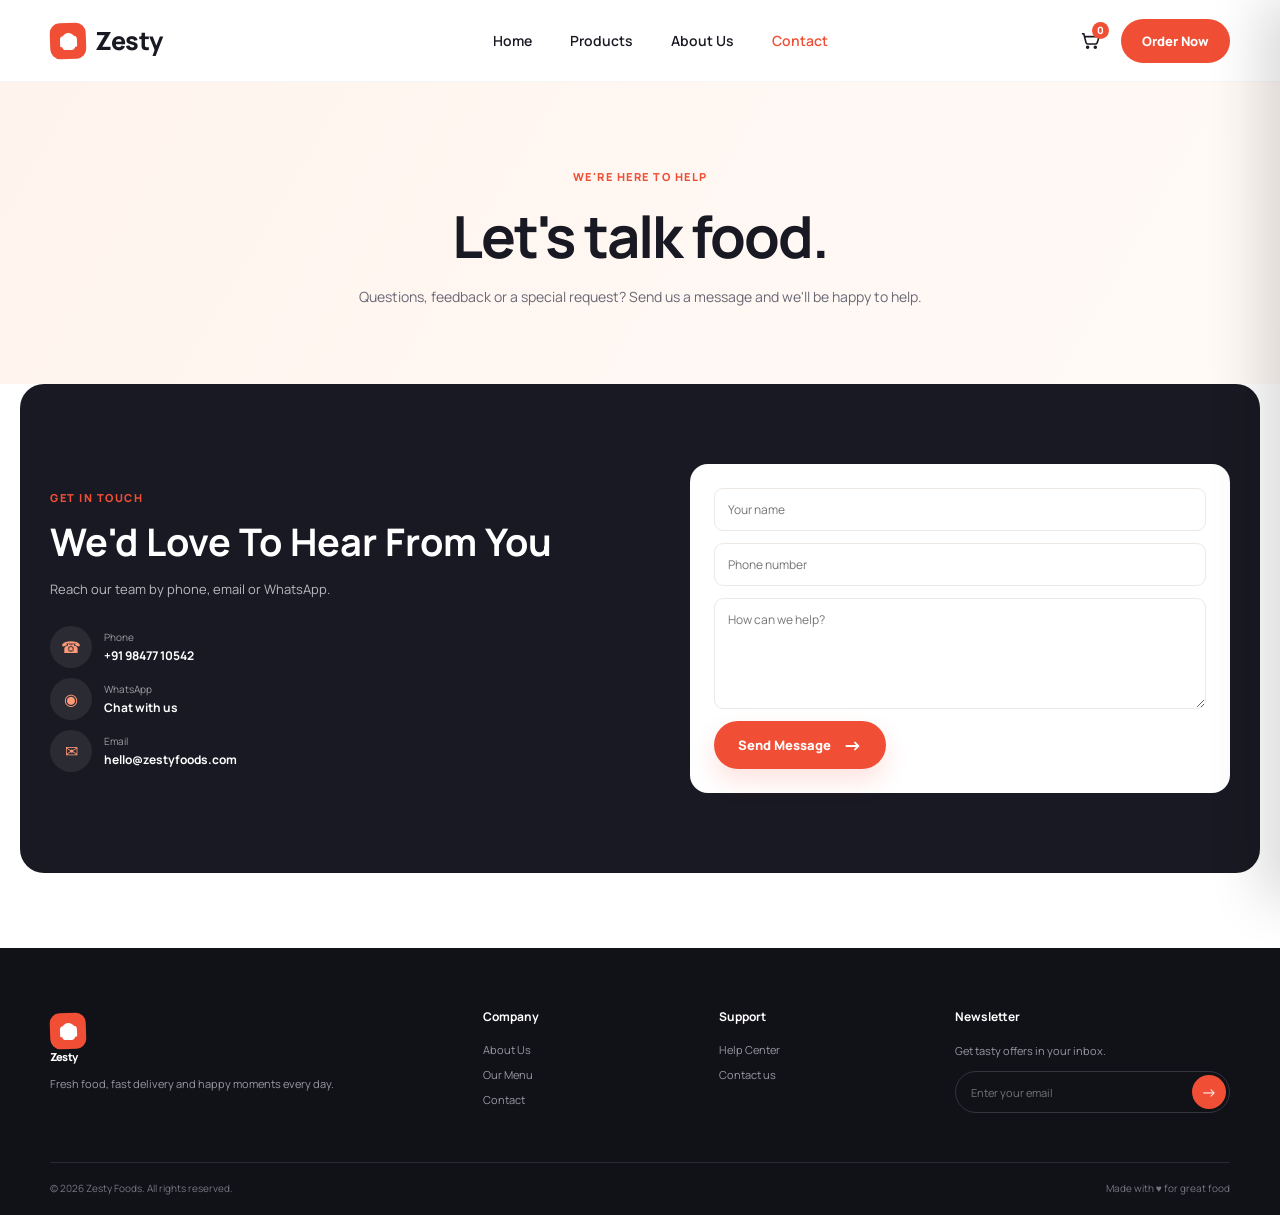
<file: contact.html>
<!DOCTYPE html>
<html lang="en">
<head>
  <meta charset="UTF-8">
  <meta name="viewport" content="width=device-width, initial-scale=1.0">
  <meta name="description" content="Contact Zesty Foods by phone, email or WhatsApp.">
  <title>Contact | Zesty</title>
  <link rel="preconnect" href="https://fonts.googleapis.com">
  <link rel="preconnect" href="https://fonts.gstatic.com" crossorigin>
  <link href="https://fonts.googleapis.com/css2?family=Manrope:wght@400;500;600;700;800&family=Playfair+Display:wght@700&display=swap" rel="stylesheet">
  <link rel="stylesheet" href="css/style.css">
</head>
<body>
  <header class="header"><div class="container nav-wrap">
    <a class="brand" href="index.html" aria-label="Zesty home"><span class="brand-mark"><span>fork</span></span><span>Zesty</span></a>
    <nav class="nav-links" id="navLinks" aria-label="Main navigation"><a href="index.html">Home</a><a href="products.html">Products</a><a href="about.html">About Us</a><a class="active" href="contact.html">Contact</a></nav>
    <div class="nav-actions"><button class="cart-button" id="openCart" type="button" aria-label="Open cart"><svg viewBox="0 0 24 24" aria-hidden="true"><path d="M3 5h2l2.3 9.2a2 2 0 0 0 2 1.5h7.8a2 2 0 0 0 1.9-1.4L21 8H6"></path><circle cx="9" cy="19" r="1"></circle><circle cx="17" cy="19" r="1"></circle></svg><span class="cart-count" id="cartCount">0</span></button><a class="nav-order" href="order.html">Order Now</a><button class="menu-button" id="menuButton" type="button" aria-label="Toggle menu" aria-expanded="false"><span></span><span></span><span></span></button></div>
  </div></header>
  <main>
    <section class="page-hero"><div class="container"><span class="eyebrow-text">WE'RE HERE TO HELP</span><h1>Let's talk food.</h1><p>Questions, feedback or a special request? Send us a message and we'll be happy to help.</p></div></section>
    <section class="contact-section contact-page"><div class="container contact-grid">
      <div><span class="eyebrow-text">GET IN TOUCH</span><h2>We'd Love To Hear From You</h2><p>Reach our team by phone, email or WhatsApp.</p><div class="contact-details">
        <a href="tel:+919847710542"><span>☎</span><div><small>Phone</small><strong>+91 98477 10542</strong></div></a>
        <a href="https://wa.me/919847710542" target="_blank" rel="noopener"><span>◉</span><div><small>WhatsApp</small><strong>Chat with us</strong></div></a>
        <a href="mailto:hello@zestyfoods.com"><span>✉</span><div><small>Email</small><strong>hello@zestyfoods.com</strong></div></a>
      </div></div>
      <form class="contact-form" id="contactForm"><input type="text" name="name" placeholder="Your name" required><input type="tel" name="phone" placeholder="Phone number" required><textarea name="message" rows="5" placeholder="How can we help?" required></textarea><button class="button button-primary" type="submit">Send Message <span>→</span></button></form>
    </div></section>
  </main>
  <footer class="footer"><div class="container footer-grid"><div class="footer-brand"><a class="brand" href="index.html"><span class="brand-mark"><span>fork</span></span><span>Zesty</span></a><p>Fresh food, fast delivery and happy moments every day.</p></div><div><h3>Company</h3><a href="about.html">About Us</a><a href="products.html">Our Menu</a><a href="contact.html">Contact</a></div><div><h3>Support</h3><a href="contact.html">Help Center</a><a href="contact.html">Contact us</a></div><div><h3>Newsletter</h3><p>Get tasty offers in your inbox.</p><form class="newsletter" id="newsletter"><input type="email" placeholder="Enter your email" required><button type="submit">→</button></form></div></div><div class="container footer-bottom"><span>© 2026 Zesty Foods. All rights reserved.</span><span>Made with ♥ for great food</span></div></footer>
  <div class="overlay" id="overlay"></div><aside class="cart-drawer" id="cartDrawer" aria-label="Shopping cart" aria-hidden="true"><div class="cart-header"><div><span>Your Order</span><h2>Shopping Cart</h2></div><button id="closeCart" type="button" aria-label="Close cart">×</button></div><div class="cart-items" id="cartItems"></div><div class="cart-empty" id="cartEmpty"><div>🛒</div><h3>Your cart is empty</h3><p>Add a few tasty items to get started.</p><a class="button button-primary" href="products.html">Explore Menu</a></div><div class="checkout" id="checkout"><div class="bill-line"><span>Subtotal</span><strong id="subtotal">₹0</strong></div><div class="bill-line"><span>Delivery</span><strong id="delivery">₹0</strong></div><div class="bill-line total"><span>Total</span><strong id="grandTotal">₹0</strong></div><a class="whatsapp-button checkout-link" href="order.html">Continue to Order</a></div></aside>
  <div class="toast" id="toast" role="status"></div><script src="js/site.js"></script>
</body>
</html>
</file>
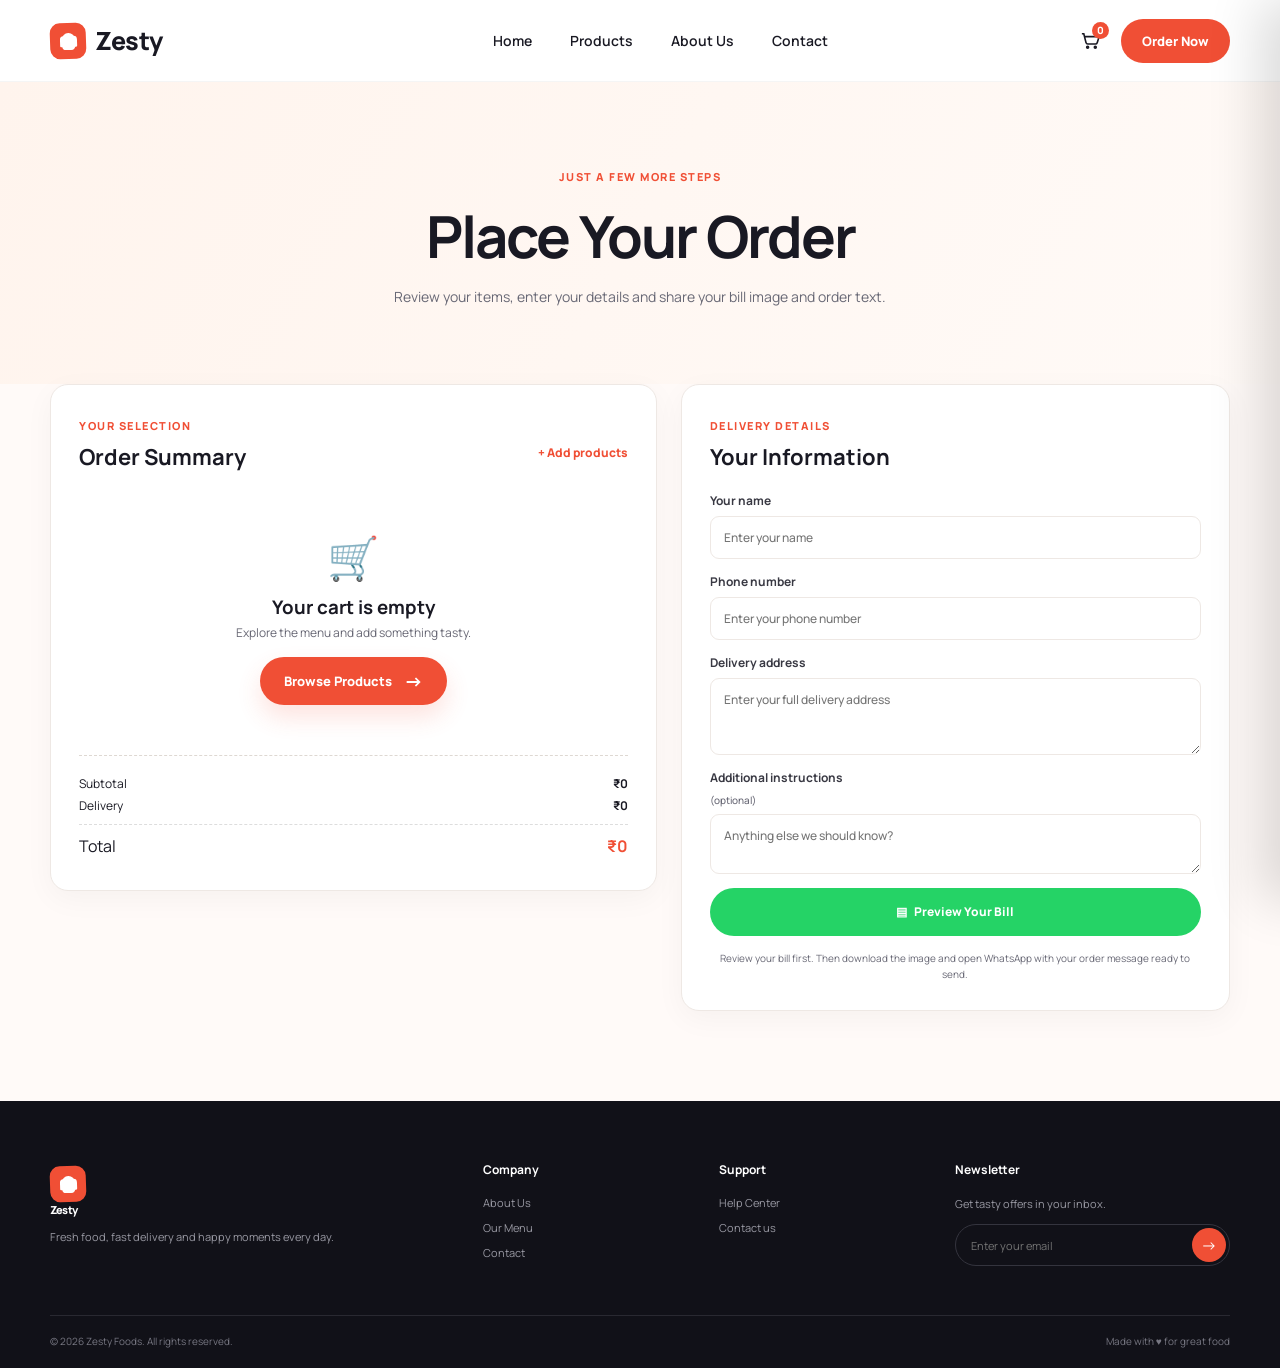
<file: order.html>
<!DOCTYPE html>
<html lang="en">
<head>
  <meta charset="UTF-8">
  <meta name="viewport" content="width=device-width, initial-scale=1.0">
  <meta name="description" content="Review your Zesty order and share the bill image and order details.">
  <title>Order Now | Zesty</title>
  <link rel="preconnect" href="https://fonts.googleapis.com">
  <link rel="preconnect" href="https://fonts.gstatic.com" crossorigin>
  <link href="https://fonts.googleapis.com/css2?family=Manrope:wght@400;500;600;700;800&family=Playfair+Display:wght@700&display=swap" rel="stylesheet">
  <link rel="stylesheet" href="css/style.css">
</head>
<body>
  <header class="header"><div class="container nav-wrap">
    <a class="brand" href="index.html" aria-label="Zesty home"><span class="brand-mark"><span>fork</span></span><span>Zesty</span></a>
    <nav class="nav-links" id="navLinks" aria-label="Main navigation"><a href="index.html">Home</a><a href="products.html">Products</a><a href="about.html">About Us</a><a href="contact.html">Contact</a></nav>
    <div class="nav-actions"><button class="cart-button" id="openCart" type="button" aria-label="Open cart"><svg viewBox="0 0 24 24" aria-hidden="true"><path d="M3 5h2l2.3 9.2a2 2 0 0 0 2 1.5h7.8a2 2 0 0 0 1.9-1.4L21 8H6"></path><circle cx="9" cy="19" r="1"></circle><circle cx="17" cy="19" r="1"></circle></svg><span class="cart-count" id="cartCount">0</span></button><a class="nav-order active" href="order.html">Order Now</a><button class="menu-button" id="menuButton" type="button" aria-label="Toggle menu" aria-expanded="false"><span></span><span></span><span></span></button></div>
  </div></header>
  <main>
    <section class="page-hero"><div class="container"><span class="eyebrow-text">JUST A FEW MORE STEPS</span><h1>Place Your Order</h1><p>Review your items, enter your details and share your bill image and order text.</p></div></section>
    <section class="order-page-section"><div class="container order-page-grid">
      <section class="order-card"><div class="order-card-heading"><div><span class="eyebrow-text">YOUR SELECTION</span><h2>Order Summary</h2></div><a href="products.html">+ Add products</a></div>
        <div id="orderItems" class="order-items"></div>
        <div id="orderEmpty" class="order-empty"><span>🛒</span><h3>Your cart is empty</h3><p>Explore the menu and add something tasty.</p><a class="button button-primary" href="products.html">Browse Products <span>→</span></a></div>
        <div class="order-totals"><div class="bill-line"><span>Subtotal</span><strong id="orderSubtotal">₹0</strong></div><div class="bill-line"><span>Delivery</span><strong id="orderDelivery">₹0</strong></div><div class="bill-line total"><span>Total</span><strong id="orderGrandTotal">₹0</strong></div></div>
      </section>
      <section class="order-card"><span class="eyebrow-text">DELIVERY DETAILS</span><h2>Your Information</h2>
        <form class="order-form" id="orderForm"><label>Your name<input type="text" name="customerName" placeholder="Enter your name" required></label><label>Phone number<input type="tel" name="customerPhone" placeholder="Enter your phone number" required></label><label>Delivery address<textarea name="address" rows="3" placeholder="Enter your full delivery address" required></textarea></label><label>Additional instructions <span>(optional)</span><textarea name="notes" rows="2" placeholder="Anything else we should know?"></textarea></label>
          <button class="whatsapp-button" type="submit"><span>▤</span> Preview Your Bill</button>
          <p class="bill-note">Review your bill first. Then download the image and open WhatsApp with your order message ready to send.</p>
        </form>
      </section>
    </div></section>
  </main>
  <footer class="footer"><div class="container footer-grid"><div class="footer-brand"><a class="brand" href="index.html"><span class="brand-mark"><span>fork</span></span><span>Zesty</span></a><p>Fresh food, fast delivery and happy moments every day.</p></div><div><h3>Company</h3><a href="about.html">About Us</a><a href="products.html">Our Menu</a><a href="contact.html">Contact</a></div><div><h3>Support</h3><a href="contact.html">Help Center</a><a href="contact.html">Contact us</a></div><div><h3>Newsletter</h3><p>Get tasty offers in your inbox.</p><form class="newsletter" id="newsletter"><input type="email" placeholder="Enter your email" required><button type="submit">→</button></form></div></div><div class="container footer-bottom"><span>© 2026 Zesty Foods. All rights reserved.</span><span>Made with ♥ for great food</span></div></footer>
  <div class="overlay" id="overlay"></div><aside class="cart-drawer" id="cartDrawer" aria-label="Shopping cart" aria-hidden="true"><div class="cart-header"><div><span>Your Order</span><h2>Shopping Cart</h2></div><button id="closeCart" type="button" aria-label="Close cart">×</button></div><div class="cart-items" id="cartItems"></div><div class="cart-empty" id="cartEmpty"><div>🛒</div><h3>Your cart is empty</h3><p>Add a few tasty items to get started.</p><a class="button button-primary" href="products.html">Explore Menu</a></div><div class="checkout" id="checkout"><div class="bill-line"><span>Subtotal</span><strong id="subtotal">₹0</strong></div><div class="bill-line"><span>Delivery</span><strong id="delivery">₹0</strong></div><div class="bill-line total"><span>Total</span><strong id="grandTotal">₹0</strong></div><a class="whatsapp-button checkout-link" href="order.html">Continue to Order</a></div></aside>
  <div class="bill-preview-modal" id="billPreviewModal" aria-hidden="true">
    <section class="bill-preview-dialog" role="dialog" aria-modal="true" aria-labelledby="billPreviewTitle">
      <header class="bill-preview-header">
        <div><span class="eyebrow-text">CHECK YOUR ORDER</span><h2 id="billPreviewTitle">Bill Preview</h2></div>
        <button class="bill-preview-close" id="closeBillPreview" type="button" aria-label="Close bill preview">×</button>
      </header>
      <div class="bill-preview-image-wrap"><img id="billPreviewImage" alt="Preview of your order bill"></div>
      <div class="bill-preview-footer">
        <p>Download this bill, then attach it in WhatsApp before sending your order.</p>
        <button class="whatsapp-button" id="downloadAndOpenWhatsApp" type="button"><span>◉</span> Download Bill & Open WhatsApp</button>
      </div>
    </section>
  </div>
  <div class="toast" id="toast" role="status"></div><script src="js/site.js"></script>
</body>
</html>
</file>
<file: css/style.css>
:root {
  --orange: #f04f35;
  --orange-dark: #d9432c;
  --orange-soft: #fff0eb;
  --ink: #191923;
  --muted: #686875;
  --cream: #fffaf7;
  --line: #eee8e4;
  --white: #fff;
  --shadow: 0 18px 50px rgba(40, 25, 18, .12);
}

* { box-sizing: border-box; }
html { scroll-behavior: smooth; }
body { margin: 0; font-family: "Manrope", sans-serif; color: var(--ink); background: var(--white); }
body.locked { overflow: hidden; }
button, input, textarea { font: inherit; }
button, a { -webkit-tap-highlight-color: transparent; }
a { color: inherit; text-decoration: none; }
img { max-width: 100%; display: block; }
.container { width: min(1180px, calc(100% - 48px)); margin-inline: auto; }

.header { height: 82px; display: flex; align-items: center; background: rgba(255,255,255,.96); position: sticky; top: 0; z-index: 50; border-bottom: 1px solid rgba(0,0,0,.04); backdrop-filter: blur(12px); }
.nav-wrap { display: flex; align-items: center; justify-content: space-between; }
.brand { display: flex; align-items: center; gap: 9px; font-size: 25px; font-weight: 800; letter-spacing: -.8px; }
.brand-mark { width: 36px; height: 36px; border-radius: 10px; background: var(--orange); display: grid; place-items: center; color: white; font-size: 0; transform: rotate(-2deg); }
.brand-mark::before { content: ""; width: 13px; height: 17px; background: white; border-radius: 8px 8px 5px 5px; box-shadow: 5px 0 0 -3px white, -5px 0 0 -3px white; position: absolute; }
.nav-links { display: flex; align-items: center; gap: 38px; margin-left: 90px; }
.nav-links a { font-size: 14px; font-weight: 600; transition: .2s; }
.nav-links a:hover, .nav-links a.active { color: var(--orange); }
.nav-actions { display: flex; align-items: center; gap: 10px; }
.icon-button, .cart-button, .menu-button { border: 0; background: transparent; cursor: pointer; }
.icon-button { width: 42px; height: 42px; display: grid; place-items: center; }
.icon-button svg { width: 22px; fill: none; stroke: var(--ink); stroke-width: 1.8; }
.cart-button { position: relative; width: 42px; height: 42px; display: grid; place-items: center; }
.cart-button svg { width: 23px; fill: none; stroke: var(--ink); stroke-width: 1.7; }
.cart-count { position: absolute; top: 2px; right: 2px; min-width: 17px; height: 17px; padding: 0 4px; border-radius: 20px; background: var(--orange); color: white; font-size: 10px; display: grid; place-items: center; font-weight: 800; }
.nav-order { background: var(--orange); color: white; border-radius: 24px; height: 44px; padding: 0 21px; display: grid; place-items: center; font-size: 13px; font-weight: 800; transition: .2s; }
.nav-order:hover, .button-primary:hover { background: var(--orange-dark); transform: translateY(-2px); }
.menu-button { display: none; width: 42px; height: 42px; }
.menu-button span { display: block; width: 22px; height: 2px; background: var(--ink); margin: 5px auto; transition: .2s; }

.hero { min-height: 590px; background: linear-gradient(135deg, #fff 35%, #fffafa 100%); overflow: hidden; }
.hero-grid { min-height: 590px; display: grid; grid-template-columns: 49% 51%; align-items: center; }
.hero-copy { padding: 50px 0 55px; z-index: 2; }
.eyebrow { width: fit-content; height: 34px; border-radius: 18px; background: #fff2ed; color: var(--orange); display: flex; align-items: center; gap: 7px; padding: 0 13px; font-size: 12px; font-weight: 700; }
.eyebrow span { font-size: 15px; }
.hero h1 { margin: 18px 0 16px; font-family: "Manrope", sans-serif; font-size: clamp(48px, 5.2vw, 68px); line-height: 1.02; letter-spacing: -3.5px; }
.hero h1 em { color: var(--orange); font-style: normal; }
.hero-copy > p { max-width: 510px; color: #53535d; line-height: 1.7; font-size: 15px; }
.hero-actions { display: flex; align-items: center; gap: 18px; margin-top: 28px; }
.button { border: 0; min-height: 48px; border-radius: 24px; padding: 0 24px; display: inline-flex; align-items: center; justify-content: center; gap: 12px; cursor: pointer; font-weight: 800; font-size: 13px; transition: .2s; }
.button-primary { background: var(--orange); color: white; box-shadow: 0 12px 24px rgba(240,79,53,.16); }
.button-primary span { font-size: 19px; }
.button-play { background: transparent; color: var(--ink); }
.play-icon { width: 42px; height: 42px; border: 1px solid #ddd; border-radius: 50%; display: grid; place-items: center; font-size: 11px; padding-left: 2px; }
.happy-customers { display: flex; align-items: center; gap: 11px; margin-top: 34px; font-size: 12px; }
.avatars { display: flex; }
.avatars img { width: 40px; height: 40px; border-radius: 50%; border: 3px solid white; object-fit: cover; margin-left: -9px; }
.avatars img:first-child { margin-left: 0; }
.stars { color: #ffad18; letter-spacing: 1px; font-size: 12px; margin-top: 3px; }
.stars span { color: var(--ink); letter-spacing: 0; }
.hero-visual { height: 590px; position: relative; display: flex; align-items: flex-end; justify-content: center; }
.hero-shape { position: absolute; width: 470px; height: 470px; bottom: 0; border-radius: 50% 50% 10% 10%; background: #fff1e9; }
.hero-person { position: absolute; bottom: 0; width: 520px; height: 530px; object-fit: cover; object-position: center 35%; border-radius: 48% 48% 8px 8px; mix-blend-mode: multiply; }
.float-icon { position: absolute; z-index: 4; font-size: 26px; filter: drop-shadow(0 5px 8px rgba(0,0,0,.08)); }
.leaf-one { top: 85px; right: 35px; transform: rotate(-25deg); }
.chilli { top: 150px; left: 15px; transform: rotate(25deg); }
.heart { top: 75px; left: 85px; color: var(--orange); font-size: 18px; }
.delivery-badge, .offer-badge { position: absolute; z-index: 5; background: white; border-radius: 14px; box-shadow: var(--shadow); display: flex; align-items: center; }
.delivery-badge { left: -4px; bottom: 118px; gap: 9px; padding: 10px 14px 10px 8px; }
.delivery-avatar { width: 38px; height: 38px; border-radius: 50%; background: #ffd7b9; display: grid; place-items: center; }
.delivery-badge strong, .delivery-badge span { display: block; font-size: 11px; }
.delivery-badge span { margin-top: 3px; }
.delivery-badge b { color: var(--orange); margin-left: 5px; font-size: 8px; }
.offer-badge { right: -12px; bottom: 55px; padding: 11px 16px 11px 10px; gap: 10px; }
.offer-badge > span { width: 52px; height: 52px; border-radius: 9px; background: #f2a04d; display: grid; place-items: center; font-size: 28px; }
.offer-badge strong, .offer-badge small { display: block; }
.offer-badge strong { color: var(--orange); font-size: 17px; }
.offer-badge small { margin-top: 3px; font-size: 9px; }

.benefits { padding: 58px 0 62px; background: #fff; }
.section-heading h2 { margin: 8px 0 0; font-size: 34px; line-height: 1.15; letter-spacing: -1.5px; }
.centered { text-align: center; }
.eyebrow-text { color: var(--orange); font-size: 11px; letter-spacing: 1.5px; font-weight: 800; }
.benefit-grid { display: grid; grid-template-columns: repeat(3, 1fr); max-width: 900px; margin: 38px auto 0; }
.benefit-grid article { text-align: center; position: relative; padding: 0 35px; }
.benefit-grid article + article::before { content: ""; position: absolute; left: 0; top: 18px; width: 1px; height: 140px; background: linear-gradient(transparent, #ece6e1, transparent); }
.benefit-icon { font-size: 54px; height: 62px; }
.benefit-grid h3 { font-size: 13px; margin: 12px 0 6px; }
.benefit-grid p { color: var(--muted); font-size: 11px; line-height: 1.6; margin: 0; }

.products-section { padding: 68px 0 90px; background: #fffaf8; }
.row-heading { display: flex; align-items: end; justify-content: space-between; }
.carousel-controls { display: flex; gap: 9px; }
.carousel-controls button { width: 42px; height: 42px; border: 0; border-radius: 50%; background: white; box-shadow: 0 5px 18px rgba(0,0,0,.08); cursor: pointer; font-size: 22px; }
.carousel-controls button.active { background: var(--orange); color: white; }
.menu-layout { display: grid; grid-template-columns: 145px 1fr; gap: 24px; margin-top: 28px; }
.category-list { display: flex; flex-direction: column; gap: 8px; }
.category { width: 145px; height: 54px; border: 0; border-radius: 10px; background: transparent; display: flex; align-items: center; gap: 13px; padding: 0 14px; color: #555; cursor: pointer; font-size: 13px; font-weight: 700; transition: .2s; }
.category span { width: 28px; height: 28px; border-radius: 7px; background: #f7ece6; display: grid; place-items: center; font-size: 17px; }
.category.active { background: var(--orange); color: white; box-shadow: 0 10px 22px rgba(240,79,53,.15); }
.category.active span { background: rgba(255,255,255,.18); }
.product-grid { display: grid; grid-template-columns: repeat(3, minmax(0,1fr)); gap: 20px; }
.product-card { min-width: 0; height: 350px; border-radius: 20px; overflow: hidden; position: relative; background: #ddd; box-shadow: 0 12px 28px rgba(0,0,0,.08); }
.product-card img { width: 100%; height: 100%; object-fit: cover; transition: transform .45s; }
.product-card:hover img { transform: scale(1.05); }
.product-card::after { content: ""; position: absolute; inset: 35% 0 0; background: linear-gradient(transparent, rgba(0,0,0,.82)); }
.discount { position: absolute; z-index: 3; top: 14px; left: 14px; background: var(--orange); color: white; border-radius: 7px; padding: 6px 8px; font-size: 10px; font-weight: 800; }
.wishlist { position: absolute; z-index: 3; top: 14px; right: 14px; width: 32px; height: 32px; border: 0; border-radius: 50%; background: white; color: #777; cursor: pointer; }
.wishlist.liked { color: var(--orange); }
.product-info { position: absolute; z-index: 4; bottom: 14px; left: 16px; right: 16px; color: white; }
.product-info h3 { margin: 0 0 4px; font-size: 14px; }
.rating { font-size: 10px; margin-bottom: 7px; }
.rating b { color: #ffd36a; }
.price-row { display: flex; align-items: center; justify-content: space-between; }
.price-row strong { font-size: 15px; }
.price-row del { color: #ddd; margin-left: 5px; font-size: 10px; }
.add-button { width: 38px; height: 38px; border-radius: 50%; border: 0; background: var(--orange); color: white; font-size: 21px; cursor: pointer; transition: .2s; }
.add-button:hover { transform: scale(1.08); }

.testimonial-app { padding: 80px 0; background: #fff; overflow: hidden; }
.testimonial-grid { display: grid; grid-template-columns: 48% 52%; align-items: center; min-height: 350px; }
.customer-portrait { height: 350px; position: relative; }
.portrait-circle { position: absolute; width: 340px; height: 340px; left: 10px; bottom: -25px; border-radius: 50%; background: #ffb08d; }
.customer-portrait > img { position: absolute; width: 310px; height: 350px; left: 25px; bottom: 0; object-fit: cover; border-radius: 50% 50% 8px 8px; mix-blend-mode: multiply; }
.customer-chip { position: absolute; right: 32px; bottom: 25px; z-index: 3; background: white; box-shadow: var(--shadow); border-radius: 12px; padding: 10px 14px; font-size: 10px; }
.customer-chip div { margin-top: 4px; color: var(--orange); font-size: 15px; font-weight: 800; }
.testimonial-copy { padding-left: 30px; }
.testimonial-copy h2 { font-size: 36px; line-height: 1.12; margin: 8px 0 12px; letter-spacing: -1.5px; }
.testimonial-copy > p { color: var(--muted); font-size: 12px; max-width: 480px; }
.quote { margin-top: 24px; border-left: 3px solid var(--orange-soft); padding: 12px 18px; }
.quote-author { display: flex; align-items: center; gap: 10px; }
.quote-author img { width: 38px; height: 38px; border-radius: 50%; object-fit: cover; }
.quote-author strong { font-size: 12px; }
.quote p { color: #55555e; font-size: 12px; line-height: 1.6; }

.order-section { padding: 22px 0 70px; }
.order-panel { min-height: 210px; border-radius: 24px; background: linear-gradient(110deg, #fff1e9, #fff8f4); padding: 48px 55px; display: flex; align-items: center; justify-content: space-between; }
.order-panel h2 { margin: 7px 0 8px; font-size: 32px; }
.order-panel p { color: var(--muted); max-width: 650px; font-size: 13px; }

.contact-section { padding: 80px 0; background: #191923; color: white; }
.contact-grid { display: grid; grid-template-columns: 1fr 1fr; gap: 100px; align-items: center; }
.contact-grid h2 { font-size: 38px; margin: 8px 0 12px; }
.contact-grid > div > p { color: #b9b9c1; font-size: 13px; }
.contact-details { display: grid; gap: 10px; margin-top: 28px; }
.contact-details a { display: flex; align-items: center; gap: 12px; }
.contact-details a > span { width: 42px; height: 42px; border-radius: 50%; background: rgba(255,255,255,.08); display: grid; place-items: center; color: #ff9a78; }
.contact-details small, .contact-details strong { display: block; }
.contact-details small { color: #9d9da5; font-size: 10px; }
.contact-details strong { font-size: 12px; margin-top: 3px; }
.contact-form { background: white; border-radius: 18px; padding: 24px; display: grid; gap: 12px; }
.contact-form input, .contact-form textarea, .form-row input, .checkout textarea { width: 100%; border: 1px solid var(--line); border-radius: 9px; background: #fff; outline: none; padding: 12px 13px; color: var(--ink); font-size: 12px; }
.contact-form textarea { resize: vertical; }
.contact-form input:focus, .contact-form textarea:focus, .checkout input:focus, .checkout textarea:focus { border-color: #f6a58e; }
.contact-form .button { justify-self: start; }

.footer { background: #111118; color: white; padding: 55px 0 20px; }
.footer-grid { display: grid; grid-template-columns: 2fr 1fr 1fr 1.4fr; gap: 40px; }
.footer .brand { color: white; }
.footer-brand p, .footer-grid p { color: #9999a3; font-size: 11px; line-height: 1.7; }
.footer-grid h3 { font-size: 12px; margin: 5px 0 17px; }
.footer-grid > div > a { display: block; color: #9999a3; font-size: 11px; margin: 10px 0; }
.newsletter { display: flex; height: 42px; border: 1px solid #34343e; border-radius: 22px; padding: 3px; }
.newsletter input { flex: 1; width: 100%; border: 0; outline: 0; background: transparent; color: white; padding: 0 12px; font-size: 11px; }
.newsletter button { width: 34px; height: 34px; border: 0; border-radius: 50%; background: var(--orange); color: white; cursor: pointer; }
.footer-bottom { border-top: 1px solid #292931; margin-top: 45px; padding-top: 18px; display: flex; justify-content: space-between; color: #777782; font-size: 10px; }

.overlay { position: fixed; inset: 0; z-index: 90; background: rgba(15,15,20,.45); opacity: 0; pointer-events: none; transition: .25s; }
.overlay.show { opacity: 1; pointer-events: auto; }
.cart-drawer { position: fixed; z-index: 100; right: 0; top: 0; width: min(440px, 100%); height: 100dvh; background: white; transform: translateX(100%); transition: .35s cubic-bezier(.4,0,.2,1); display: flex; flex-direction: column; box-shadow: -20px 0 50px rgba(0,0,0,.14); }
.cart-drawer.open { transform: translateX(0); }
.cart-header { height: 92px; flex: 0 0 92px; display: flex; align-items: center; justify-content: space-between; padding: 18px 24px; border-bottom: 1px solid var(--line); }
.cart-header span { color: var(--orange); font-size: 10px; font-weight: 800; text-transform: uppercase; }
.cart-header h2 { margin: 3px 0 0; font-size: 22px; }
.cart-header button { width: 38px; height: 38px; border: 1px solid var(--line); border-radius: 50%; background: white; font-size: 24px; cursor: pointer; }
.cart-items { flex: 1; overflow-y: auto; padding: 12px 24px; }
.cart-item { display: grid; grid-template-columns: 68px 1fr auto; gap: 12px; align-items: center; border-bottom: 1px solid var(--line); padding: 12px 0; }
.cart-item img { width: 68px; height: 68px; border-radius: 10px; object-fit: cover; }
.cart-item h4 { font-size: 12px; margin: 0 0 6px; }
.cart-item .cart-price { color: var(--orange); font-size: 12px; font-weight: 800; }
.quantity { display: flex; align-items: center; gap: 7px; }
.quantity button { width: 26px; height: 26px; border: 1px solid var(--line); border-radius: 50%; background: white; cursor: pointer; }
.quantity span { min-width: 16px; text-align: center; font-size: 12px; font-weight: 800; }
.cart-empty { margin: auto; text-align: center; display: none; padding: 20px; }
.cart-empty.show { display: block; }
.cart-empty div { font-size: 48px; }
.cart-empty h3 { margin: 12px 0 5px; }
.cart-empty p { color: var(--muted); font-size: 12px; margin: 0 0 18px; }
.checkout { flex: 0 0 auto; border-top: 1px solid var(--line); padding: 16px 24px 20px; max-height: 420px; overflow-y: auto; }
.checkout.hidden { display: none; }
.bill-line { display: flex; justify-content: space-between; font-size: 12px; margin: 5px 0; }
.bill-line.total { border-top: 1px dashed #ddd; margin-top: 10px; padding-top: 10px; font-size: 16px; }
.bill-line.total strong { color: var(--orange); }
.checkout form { display: grid; gap: 7px; margin-top: 10px; }
.form-row { display: grid; grid-template-columns: 1fr 1fr; gap: 7px; }
.checkout textarea { resize: none; }
.whatsapp-button { height: 48px; border: 0; border-radius: 24px; background: #25d366; color: white; font-weight: 800; cursor: pointer; }
.whatsapp-button span { margin-right: 7px; }
.toast { position: fixed; z-index: 200; left: 50%; bottom: 24px; transform: translate(-50%, 30px); background: var(--ink); color: white; border-radius: 20px; padding: 12px 18px; opacity: 0; pointer-events: none; transition: .25s; font-size: 12px; }
.toast.show { transform: translate(-50%, 0); opacity: 1; }

@media (max-width: 980px) {
  .container { width: min(100% - 32px, 900px); }
  .nav-links { position: fixed; left: 16px; right: 16px; top: 74px; margin: 0; background: white; border-radius: 14px; box-shadow: var(--shadow); padding: 16px; flex-direction: column; gap: 4px; opacity: 0; transform: translateY(-10px); pointer-events: none; transition: .2s; }
  .nav-links.open { opacity: 1; transform: translateY(0); pointer-events: auto; }
  .nav-links a { width: 100%; padding: 12px; text-align: center; }
  .menu-button { display: block; }
  .hero-grid { grid-template-columns: 52% 48%; }
  .hero h1 { font-size: 50px; }
  .hero-person { width: 430px; }
  .offer-badge { right: 0; }
  .product-grid { grid-template-columns: repeat(2, minmax(0,1fr)); }
  .menu-layout { grid-template-columns: 130px 1fr; }
  .category { width: 130px; }
  .contact-grid { gap: 45px; }
}

@media (max-width: 720px) {
  .container { width: calc(100% - 32px); }
  .header { height: 68px; }
  .brand { font-size: 21px; }
  .brand-mark { width: 32px; height: 32px; }
  .search-button { display: none; }
  .nav-actions { gap: 4px; }
  .nav-order { height: 38px; padding: 0 10px; font-size: 11px; white-space: nowrap; }
  .hero { min-height: auto; }
  .hero-grid { display: flex; flex-direction: column; }
  .hero-copy { width: 100%; padding: 38px 0 20px; text-align: center; }
  .eyebrow { margin-inline: auto; }
  .hero h1 { font-size: 43px; letter-spacing: -2.5px; }
  .hero-copy > p { margin-inline: auto; font-size: 13px; }
  .hero-actions, .happy-customers { justify-content: center; }
  .hero-visual { width: 100%; height: 420px; }
  .hero-shape { width: 350px; height: 350px; }
  .hero-person { width: 360px; height: 390px; }
  .delivery-badge { left: 0; bottom: 95px; }
  .offer-badge { right: 0; bottom: 25px; }
  .leaf-one { right: 10px; }
  .chilli { left: 2px; }
  .benefits { padding: 45px 0; }
  .section-heading h2 { font-size: 28px; }
  .benefit-grid { grid-template-columns: 1fr; gap: 20px; }
  .benefit-grid article + article::before { display: none; }
  .products-section { padding: 50px 0; }
  .menu-layout { display: block; }
  .category-list { flex-direction: row; overflow-x: auto; margin-bottom: 16px; padding-bottom: 5px; }
  .category { flex: 0 0 auto; width: auto; height: 44px; }
  .product-grid { grid-template-columns: 1fr 1fr; gap: 12px; }
  .product-card { height: 280px; }
  .testimonial-app { padding: 50px 0; }
  .testimonial-grid { grid-template-columns: 1fr; }
  .customer-portrait { height: 300px; }
  .portrait-circle { width: 280px; height: 280px; left: 50%; transform: translateX(-50%); }
  .customer-portrait > img { left: 50%; transform: translateX(-50%); width: 270px; height: 300px; }
  .customer-chip { right: 5%; }
  .testimonial-copy { padding: 45px 0 0; text-align: center; }
  .testimonial-copy h2 { font-size: 30px; }
  .testimonial-copy > p { margin-inline: auto; }
  .quote { text-align: left; }
  .order-section { padding-bottom: 50px; }
  .order-panel { min-height: 260px; padding: 35px 24px; flex-direction: column; justify-content: center; text-align: center; }
  .order-panel h2 { font-size: 27px; }
  .order-panel .button { margin-top: 10px; }
  .contact-section { padding: 55px 0; }
  .contact-grid { grid-template-columns: 1fr; gap: 35px; }
  .contact-grid h2 { font-size: 31px; }
  .footer-grid { grid-template-columns: 1fr 1fr; }
  .footer-brand { grid-column: 1 / -1; }
  .footer-bottom { gap: 10px; }
}

@media (max-width: 480px) {
  .hero h1 { font-size: 38px; }
  .hero-actions { gap: 5px; }
  .button { padding-inline: 18px; }
  .hero-visual { height: 390px; }
  .hero-shape { width: 315px; height: 315px; }
  .hero-person { width: 330px; height: 365px; }
  .delivery-badge { transform: scale(.88); transform-origin: left bottom; }
  .offer-badge { transform: scale(.88); transform-origin: right bottom; }
  .row-heading { align-items: center; }
  .carousel-controls { display: none; }
  .product-grid { grid-template-columns: 1fr; }
  .product-card { height: 330px; }
  .footer-grid { grid-template-columns: 1fr; }
  .footer-brand { grid-column: auto; }
  .footer-bottom { flex-direction: column; }
  .form-row { grid-template-columns: 1fr; }
  .cart-drawer { width: 100%; }
}

.page-hero { padding: 82px 0 75px; background: linear-gradient(120deg, #fff4ed, #fffaf7); text-align: center; }
.page-hero h1 { margin: 10px 0; font-size: clamp(38px, 5vw, 58px); letter-spacing: -2px; }
.page-hero p { color: var(--muted); font-size: 14px; max-width: 600px; margin: 0 auto; line-height: 1.7; }
.page-products { padding-top: 55px; }
.about-story { padding: 82px 0; }
.about-grid { display: grid; grid-template-columns: 1fr 1fr; gap: 65px; align-items: center; }
.about-photo { min-height: 420px; border-radius: 24px; overflow: hidden; background: #fae7dc; }
.about-photo img { width: 100%; height: 100%; min-height: 420px; object-fit: cover; }
.about-grid h2 { font-size: 40px; line-height: 1.15; letter-spacing: -1.5px; margin: 10px 0 18px; }
.about-grid p { color: var(--muted); font-size: 13px; line-height: 1.8; margin: 0 0 14px; }
.about-grid .button { margin-top: 12px; }
.contact-page { margin: 0 auto 75px; max-width: 1240px; border-radius: 24px; }
.order-page-section { padding: 0 0 90px; background: #fffaf8; }
.order-page-grid { display: grid; grid-template-columns: 1.05fr .95fr; align-items: start; gap: 24px; }
.order-card { padding: 28px; border: 1px solid var(--line); border-radius: 18px; background: white; box-shadow: 0 8px 30px rgba(38,25,18,.04); }
.order-card h2 { font-size: 22px; margin: 7px 0 20px; }
.order-card-heading { display: flex; justify-content: space-between; align-items: center; }
.order-card-heading a { color: var(--orange); font-size: 12px; font-weight: 800; }
.order-items { display: grid; gap: 4px; }
.order-item { display: grid; grid-template-columns: 72px 1fr auto; align-items: center; gap: 12px; padding: 12px 0; border-bottom: 1px solid var(--line); }
.order-item > img { width: 72px; height: 72px; border-radius: 10px; object-fit: cover; }
.order-item-info strong, .order-item-info > span { display: block; }
.order-item-info > strong { font-size: 12px; }
.order-item-info > span { margin-top: 4px; color: var(--muted); font-size: 10px; }
.order-item-info .quantity { margin-top: 6px; }
.order-item-total { font-size: 12px; }
.order-empty { display: none; text-align: center; padding: 36px 0; }
.order-empty.show { display: block; }
.order-empty > span { font-size: 42px; }
.order-empty h3 { margin: 8px 0 4px; }
.order-empty p { font-size: 12px; color: var(--muted); margin: 0 0 16px; }
.order-totals { border-top: 1px dashed #ded8d2; margin-top: 14px; padding-top: 14px; }
.order-form { display: grid; gap: 14px; }
.order-form label { display: grid; gap: 7px; color: #393943; font-size: 12px; font-weight: 700; }
.order-form label > span { color: var(--muted); font-size: 10px; font-weight: 500; }
.order-form input, .order-form textarea { width: 100%; border: 1px solid var(--line); border-radius: 9px; padding: 12px 13px; outline: none; color: var(--ink); font: inherit; font-size: 12px; font-weight: 500; resize: vertical; }
.order-form input:focus, .order-form textarea:focus { border-color: #f6a58e; }
.whatsapp-button { min-height: 48px; display: flex; justify-content: center; align-items: center; text-align: center; text-decoration: none; padding: 0 16px; font-size: 12px; }
.bill-note { margin: 0; color: var(--muted); font-size: 10px; line-height: 1.6; text-align: center; }
.checkout-link { margin-top: 12px; }

@media (max-width: 720px) {
  .page-hero { padding: 58px 0 52px; }
  .about-story { padding: 50px 0; }
  .about-grid { grid-template-columns: 1fr; gap: 30px; }
  .about-photo, .about-photo img { min-height: 280px; max-height: 360px; }
  .about-grid h2 { font-size: 32px; }
  .contact-page { border-radius: 0; }
  .order-page-section { padding-bottom: 55px; }
  .order-page-grid { grid-template-columns: 1fr; }
  .order-card { padding: 20px; }
}

.bill-preview-modal { display: none; position: fixed; inset: 0; z-index: 180; align-items: center; justify-content: center; padding: 16px; background: rgba(18, 18, 24, .62); }
.bill-preview-modal.show { display: flex; }
.bill-preview-dialog { width: min(620px, 100%); max-height: 92dvh; display: flex; flex-direction: column; overflow: hidden; border-radius: 20px; background: white; box-shadow: 0 24px 80px rgba(0,0,0,.25); }
.bill-preview-header { flex: 0 0 auto; display: flex; justify-content: space-between; align-items: center; padding: 18px 22px 14px; border-bottom: 1px solid var(--line); }
.bill-preview-header h2 { margin: 4px 0 0; font-size: 22px; }
.bill-preview-close { width: 38px; height: 38px; border: 1px solid var(--line); border-radius: 50%; background: white; color: var(--ink); font-size: 24px; cursor: pointer; }
.bill-preview-image-wrap { min-height: 0; overflow: auto; padding: 14px; background: #fff8f4; }
.bill-preview-image-wrap img { display: block; width: min(100%, 500px); height: auto; margin: 0 auto; border: 1px solid #f0e7e2; border-radius: 12px; }
.bill-preview-footer { flex: 0 0 auto; padding: 14px 22px 20px; }
.bill-preview-footer p { margin: 0 0 12px; color: var(--muted); text-align: center; font-size: 11px; line-height: 1.5; }
.bill-preview-footer .whatsapp-button { width: 100%; }

@media (max-width: 480px) {
  .bill-preview-modal { padding: 8px; }
  .bill-preview-dialog { max-height: 96dvh; border-radius: 16px; }
  .bill-preview-header { padding: 14px 16px 12px; }
  .bill-preview-footer { padding: 12px 16px 16px; }
}
</file>
